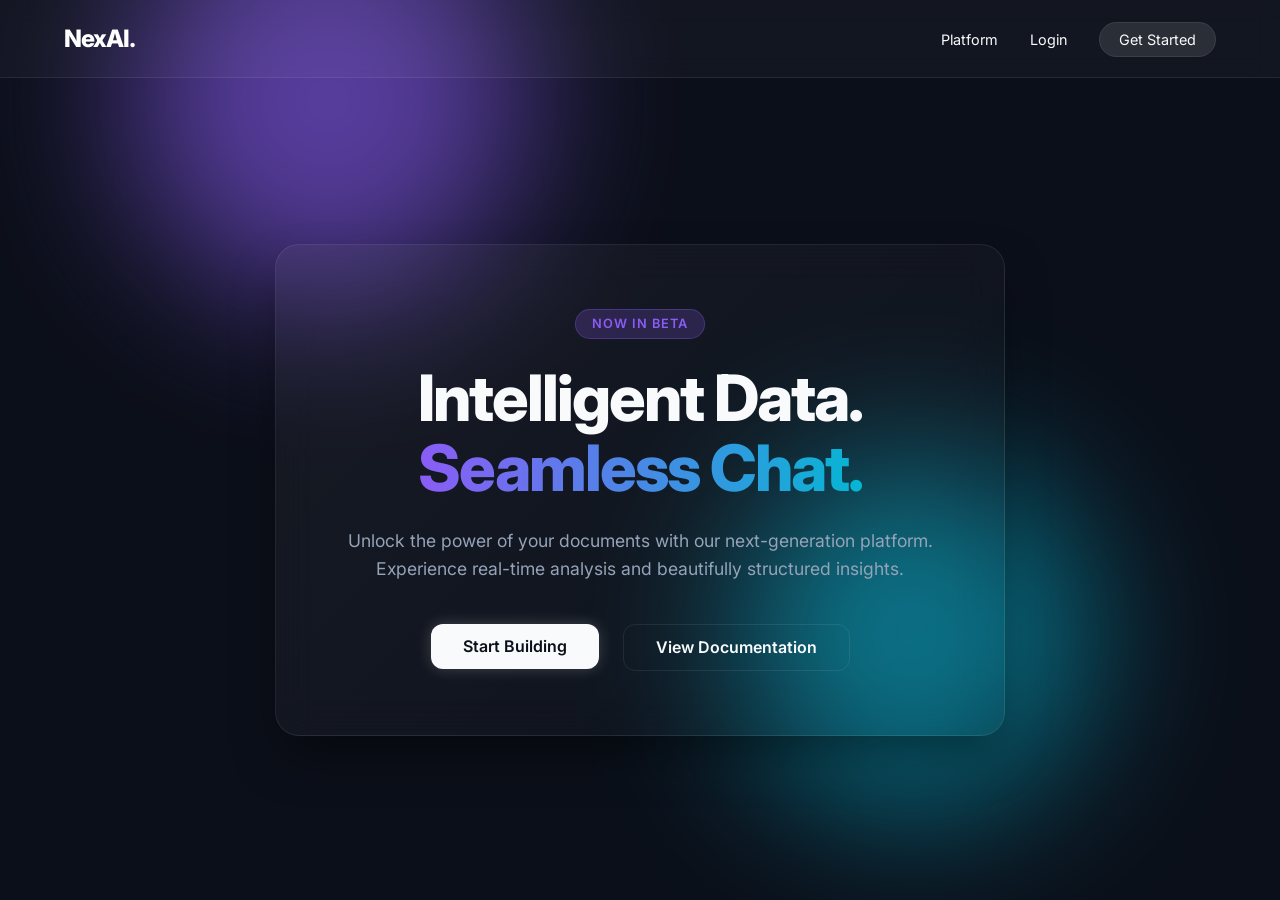
<file: index.html>
<!DOCTYPE html>
<html lang="en">
<head>
    <meta charset="UTF-8">
    <meta name="viewport" content="width=device-width, initial-scale=1.0">
    <title>NexAI | Premium Tech</title>
    <link rel="stylesheet" href="style.css">
    <link href="https://fonts.googleapis.com/css2?family=Inter:wght@300;400;600;800&display=swap" rel="stylesheet">
</head>
<body>

    <div class="bg-orbs">
        <div class="orb orb-1"></div>
        <div class="orb orb-2"></div>
    </div>

    <nav class="glass-nav">
        <div class="logo"><a href="index.html" style="color: white; text-decoration: none;">NexAI.</a></div>
        <ul class="nav-links">
            <li><a href="#">Platform</a></li>
            <li><a href="login.html">Login</a></li>
            <li><a href="signup.html" class="nav-btn">Get Started</a></li>
        </ul>
    </nav>

    <main class="hero">
        <div class="glass-card">
            <span class="badge">Now in Beta</span>
            <h1>Intelligent Data.<br><span class="highlight">Seamless Chat.</span></h1>
            <p>Unlock the power of your documents with our next-generation platform. Experience real-time analysis and beautifully structured insights.</p>
            
            <div class="cta-group">
                <a href="login.html"><button class="btn-primary">Start Building</button></a>
                <a href="login.html"><button class="btn-secondary">View Documentation</button></a>
            </div>
        </div>
    </main>

</body>
</html>
</file>
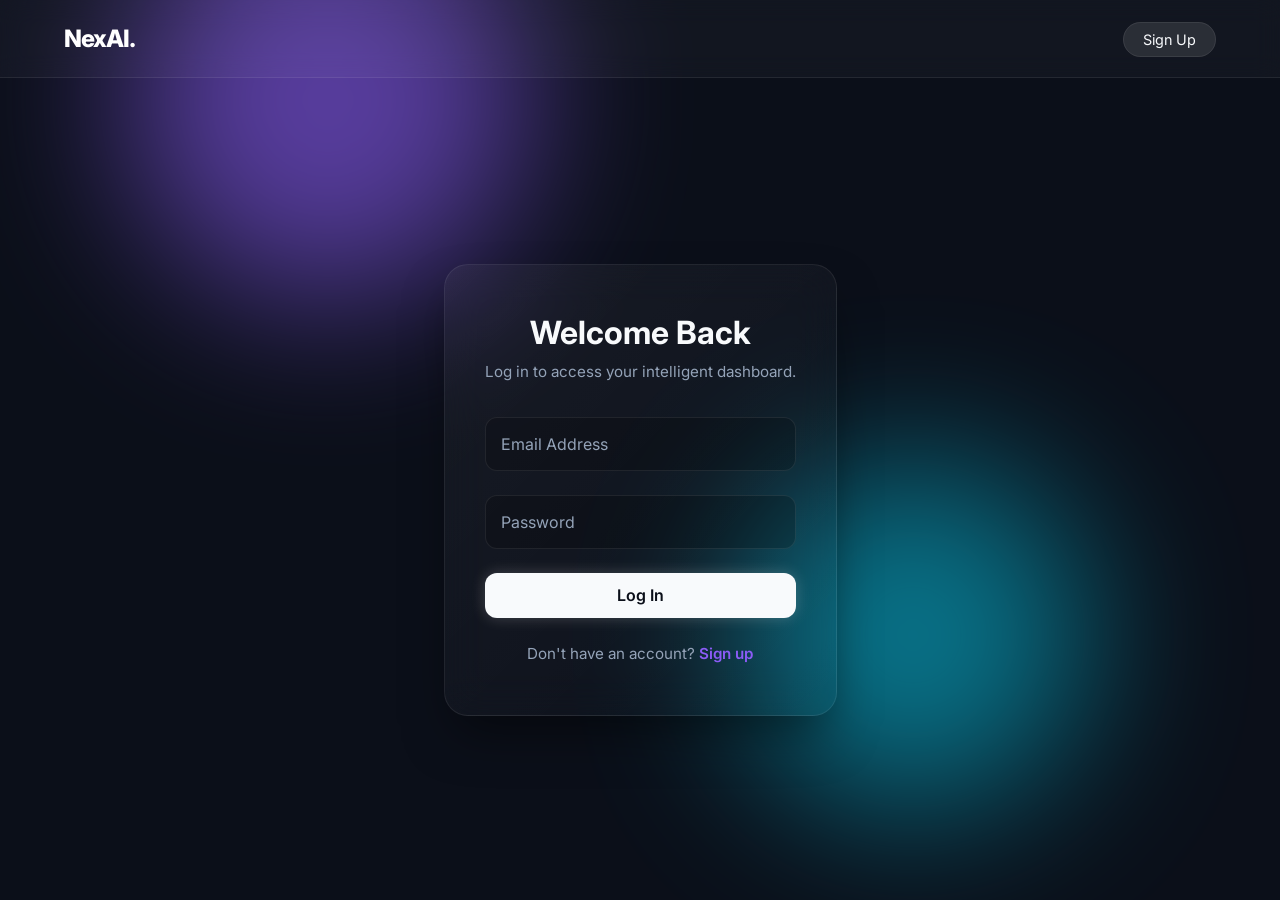
<file: login.html>
<!DOCTYPE html>
<html lang="en">
<head>
    <meta charset="UTF-8">
    <meta name="viewport" content="width=device-width, initial-scale=1.0">
    <title>Login | NexAI</title>
    <link rel="stylesheet" href="style.css">
    <link href="https://fonts.googleapis.com/css2?family=Inter:wght@300;400;600;800&display=swap" rel="stylesheet">
</head>
<body>

    <div class="bg-orbs">
        <div class="orb orb-1"></div>
        <div class="orb orb-2"></div>
    </div>

    <nav class="glass-nav">
        <div class="logo"><a href="index.html" style="color: white; text-decoration: none;">NexAI.</a></div>
        <ul class="nav-links">
            <li><a href="signup.html" class="nav-btn">Sign Up</a></li>
        </ul>
    </nav>

    <main class="hero">
        <div class="glass-card auth-card">
            <h2>Welcome Back</h2>
            <p>Log in to access your intelligent dashboard.</p>
            
            <form action="index.html" class="auth-form">
                <div class="input-group">
                    <input type="email" id="email" placeholder=" " required>
                    <label for="email">Email Address</label>
                </div>
                
                <div class="input-group">
                    <input type="password" id="password" placeholder=" " required>
                    <label for="password">Password</label>
                </div>

                <button type="submit" class="btn-primary w-100">Log In</button>
            </form>
            
            <p class="auth-footer">Don't have an account? <a href="signup.html">Sign up</a></p>
        </div>
    </main>

</body>
</html>
</file>
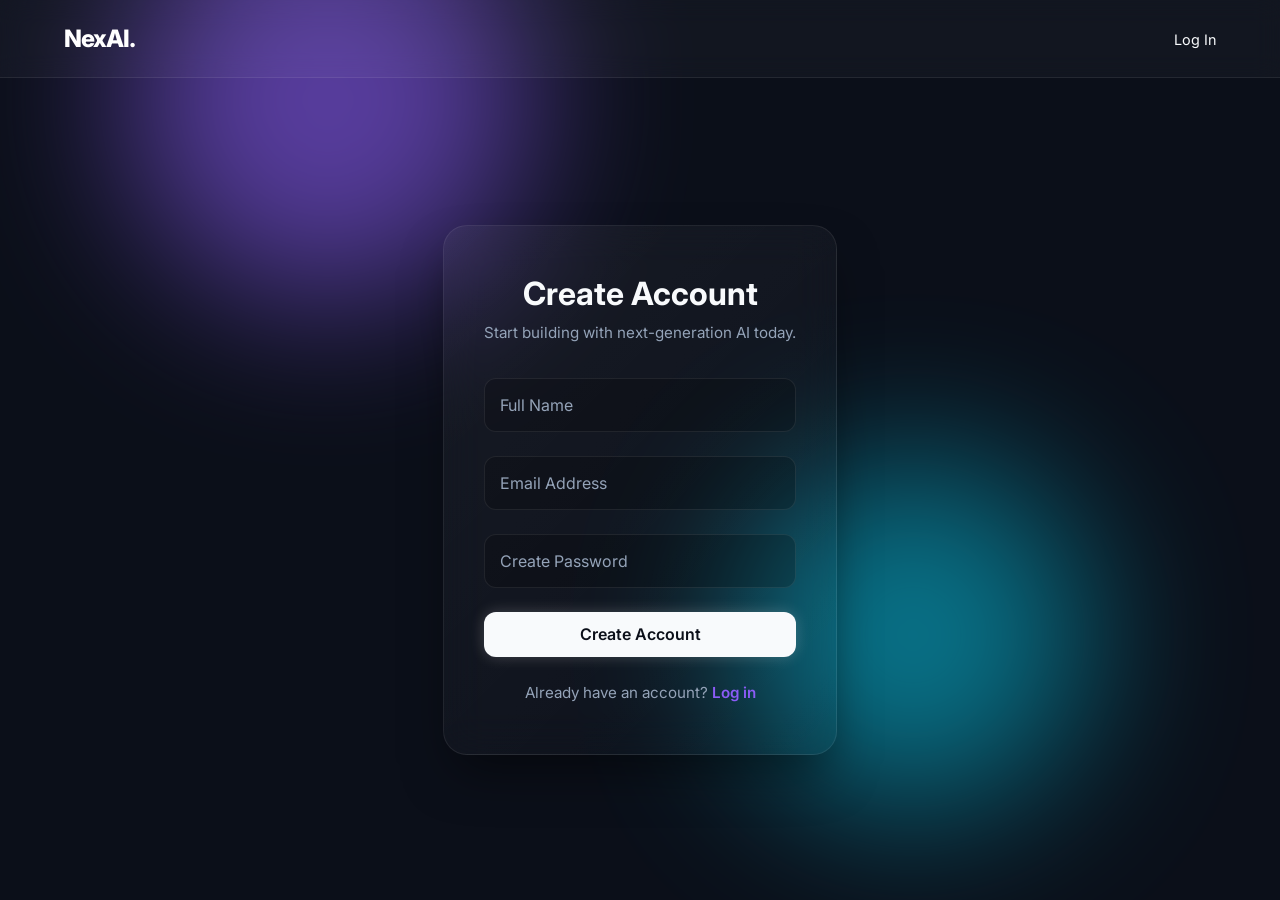
<file: signup.html>
<!DOCTYPE html>
<html lang="en">
<head>
    <meta charset="UTF-8">
    <meta name="viewport" content="width=device-width, initial-scale=1.0">
    <title>Sign Up | NexAI</title>
    <link rel="stylesheet" href="style.css">
    <link href="https://fonts.googleapis.com/css2?family=Inter:wght@300;400;600;800&display=swap" rel="stylesheet">
</head>
<body>

    <div class="bg-orbs">
        <div class="orb orb-1"></div>
        <div class="orb orb-2"></div>
    </div>

    <nav class="glass-nav">
        <div class="logo"><a href="index.html" style="color: white; text-decoration: none;">NexAI.</a></div>
        <ul class="nav-links">
            <li><a href="login.html">Log In</a></li>
        </ul>
    </nav>

    <main class="hero">
        <div class="glass-card auth-card">
            <h2>Create Account</h2>
            <p>Start building with next-generation AI today.</p>
            
            <form action="index.html" class="auth-form">
                <div class="input-group">
                    <input type="text" id="name" placeholder=" " required>
                    <label for="name">Full Name</label>
                </div>

                <div class="input-group">
                    <input type="email" id="email" placeholder=" " required>
                    <label for="email">Email Address</label>
                </div>
                
                <div class="input-group">
                    <input type="password" id="password" placeholder=" " required>
                    <label for="password">Create Password</label>
                </div>

                <button type="submit" class="btn-primary w-100">Create Account</button>
            </form>
            
            <p class="auth-footer">Already have an account? <a href="login.html">Log in</a></p>
        </div>
    </main>

</body>
</html>
</file>
<file: style.css>
/* --- 1. SETUP & VARIABLES --- */
:root {
    --bg-dark: #0b0f19;
    --text-light: #f8fafc;
    --text-muted: #94a3b8;
    --accent-primary: #8b5cf6; /* Vibrant Purple */
    --accent-secondary: #06b6d4; /* Vibrant Cyan */
    --glass-bg: rgba(255, 255, 255, 0.03);
    --glass-border: rgba(255, 255, 255, 0.08);
}

* {
    margin: 0;
    padding: 0;
    box-sizing: border-box;
    font-family: 'Inter', sans-serif;
}

body {
    background-color: var(--bg-dark);
    color: var(--text-light);
    min-height: 100vh;
    overflow-x: hidden;
    position: relative;
}

/* --- 2. ANIMATED BACKGROUND ORBS --- */
.bg-orbs {
    position: absolute;
    width: 100%;
    height: 100%;
    overflow: hidden;
    z-index: -1; /* Keeps it behind the content */
}

.orb {
    position: absolute;
    border-radius: 50%;
    filter: blur(80px);
    opacity: 0.6;
    animation: float 10s infinite alternate ease-in-out;
}

.orb-1 {
    width: 400px;
    height: 400px;
    background: var(--accent-primary);
    top: -100px;
    left: 10%;
}

.orb-2 {
    width: 350px;
    height: 350px;
    background: var(--accent-secondary);
    bottom: 10%;
    right: 15%;
    animation-delay: -5s; /* Makes them move out of sync */
}

@keyframes float {
    0% { transform: translateY(0) scale(1); }
    100% { transform: translateY(50px) scale(1.1); }
}

/* --- 3. GLASSMORPHISM NAVIGATION --- */
.glass-nav {
    display: flex;
    justify-content: space-between;
    align-items: center;
    padding: 1.5rem 5%;
    background: var(--glass-bg);
    backdrop-filter: blur(12px);
    -webkit-backdrop-filter: blur(12px);
    border-bottom: 1px solid var(--glass-border);
    position: fixed;
    width: 100%;
    top: 0;
    z-index: 100;
}

.logo {
    font-size: 1.5rem;
    font-weight: 800;
    letter-spacing: -1px;
}

.nav-links {
    display: flex;
    gap: 2rem;
    list-style: none;
    align-items: center;
}

.nav-links a {
    color: var(--text-light);
    text-decoration: none;
    font-weight: 400;
    font-size: 0.9rem;
    transition: color 0.3s ease;
}

.nav-links a:hover {
    color: var(--accent-secondary);
}

.nav-btn {
    background: rgba(255, 255, 255, 0.1);
    padding: 0.5rem 1.2rem;
    border-radius: 20px;
    border: 1px solid var(--glass-border);
    transition: all 0.3s ease !important;
}

.nav-btn:hover {
    background: var(--text-light);
    color: var(--bg-dark) !important;
}

/* --- 4. HERO SECTION & GLASS CARD --- */
.hero {
    display: flex;
    justify-content: center;
    align-items: center;
    min-height: 100vh;
    padding: 0 20px;
    padding-top: 80px; /* offset for fixed nav */
}

.glass-card {
    background: linear-gradient(135deg, rgba(255, 255, 255, 0.05), rgba(255, 255, 255, 0.01));
    backdrop-filter: blur(20px);
    -webkit-backdrop-filter: blur(20px);
    border: 1px solid var(--glass-border);
    border-radius: 24px;
    padding: 4rem;
    max-width: 800px;
    text-align: center;
    box-shadow: 0 25px 50px -12px rgba(0, 0, 0, 0.5);
    transform: translateY(0);
    transition: transform 0.5s ease, box-shadow 0.5s ease;
}

.glass-card:hover {
    transform: translateY(-5px);
    box-shadow: 0 30px 60px -12px rgba(0, 0, 0, 0.7);
}

/* --- 5. TYPOGRAPHY & BADGE --- */
.badge {
    display: inline-block;
    padding: 0.4rem 1rem;
    border-radius: 30px;
    font-size: 0.8rem;
    font-weight: 600;
    text-transform: uppercase;
    letter-spacing: 1px;
    background: rgba(139, 92, 246, 0.2);
    color: var(--accent-primary);
    border: 1px solid rgba(139, 92, 246, 0.3);
    margin-bottom: 1.5rem;
}

h1 {
    font-size: 4rem;
    font-weight: 800;
    line-height: 1.1;
    margin-bottom: 1.5rem;
    letter-spacing: -2px;
}

/* The Gradient Text Effect */
.highlight {
    background: linear-gradient(to right, var(--accent-primary), var(--accent-secondary));
    -webkit-background-clip: text;
    -webkit-text-fill-color: transparent;
}

p {
    color: var(--text-muted);
    font-size: 1.1rem;
    line-height: 1.6;
    max-width: 600px;
    margin: 0 auto 2.5rem auto;
}

/* --- 6. BUTTONS & HOVER EFFECTS --- */
.cta-group {
    display: flex;
    justify-content: center;
    gap: 1.5rem;
}

button {
    padding: 0.8rem 2rem;
    font-size: 1rem;
    font-weight: 600;
    border-radius: 12px;
    cursor: pointer;
    transition: all 0.3s ease;
    border: none;
    outline: none;
}

.btn-primary {
    background: var(--text-light);
    color: var(--bg-dark);
    box-shadow: 0 0 15px rgba(255, 255, 255, 0.2);
}

.btn-primary:hover {
    transform: scale(1.05);
    box-shadow: 0 0 25px rgba(255, 255, 255, 0.4);
}

.btn-secondary {
    background: transparent;
    color: var(--text-light);
    border: 1px solid var(--glass-border);
}

.btn-secondary:hover {
    background: rgba(255, 255, 255, 0.05);
    border-color: var(--text-light);
}
/* --- 7. AUTHENTICATION PAGES --- */
.auth-card {
    max-width: 450px;
    padding: 3rem 2.5rem;
}

.auth-card h2 {
    font-size: 2rem;
    font-weight: 700;
    margin-bottom: 0.5rem;
}

.auth-card p {
    font-size: 0.95rem;
    margin-bottom: 2rem;
}

.auth-form {
    display: flex;
    flex-direction: column;
    gap: 1.5rem;
    margin-bottom: 1.5rem;
}

/* Floating Label Input Trick */
.input-group {
    position: relative;
    width: 100%;
}

.input-group input {
    width: 100%;
    padding: 1.2rem 1rem 0.8rem 1rem;
    background: rgba(0, 0, 0, 0.2);
    border: 1px solid var(--glass-border);
    border-radius: 12px;
    color: var(--text-light);
    font-size: 1rem;
    outline: none;
    transition: all 0.3s ease;
}

.input-group input:focus {
    border-color: var(--accent-secondary);
    box-shadow: 0 0 10px rgba(6, 182, 212, 0.2);
    background: rgba(0, 0, 0, 0.4);
}

.input-group label {
    position: absolute;
    left: 1rem;
    top: 50%;
    transform: translateY(-50%);
    color: var(--text-muted);
    font-size: 1rem;
    pointer-events: none;
    transition: all 0.2s ease;
}

/* When input is focused OR has text (placeholder is not shown), float the label up */
.input-group input:focus ~ label,
.input-group input:not(:placeholder-shown) ~ label {
    top: 0.6rem;
    font-size: 0.75rem;
    color: var(--accent-secondary);
}

.w-100 {
    width: 100%;
}

.auth-footer {
    margin-top: 1.5rem;
    margin-bottom: 0 !important;
    font-size: 0.9rem;
}

.auth-footer a {
    color: var(--accent-primary);
    text-decoration: none;
    font-weight: 600;
    transition: color 0.3s ease;
}

.auth-footer a:hover {
    color: var(--accent-secondary);
}
</file>
